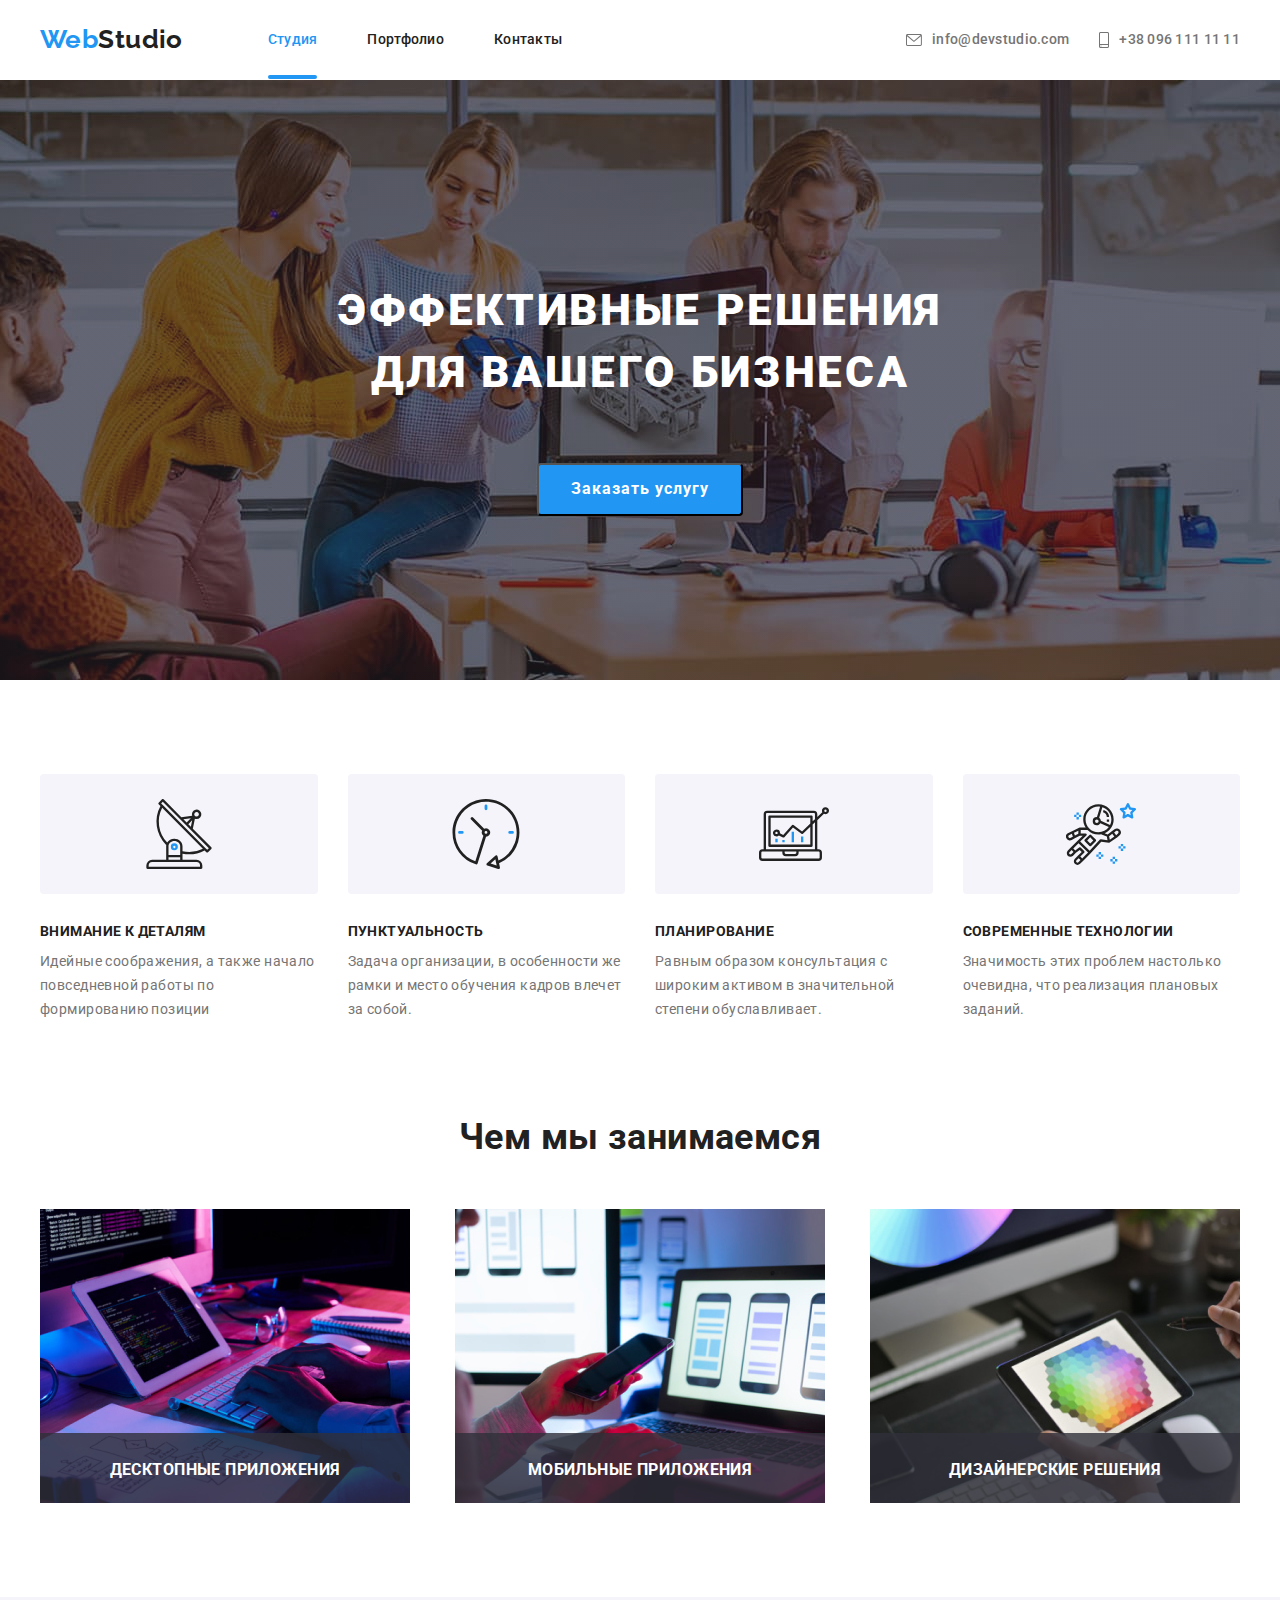
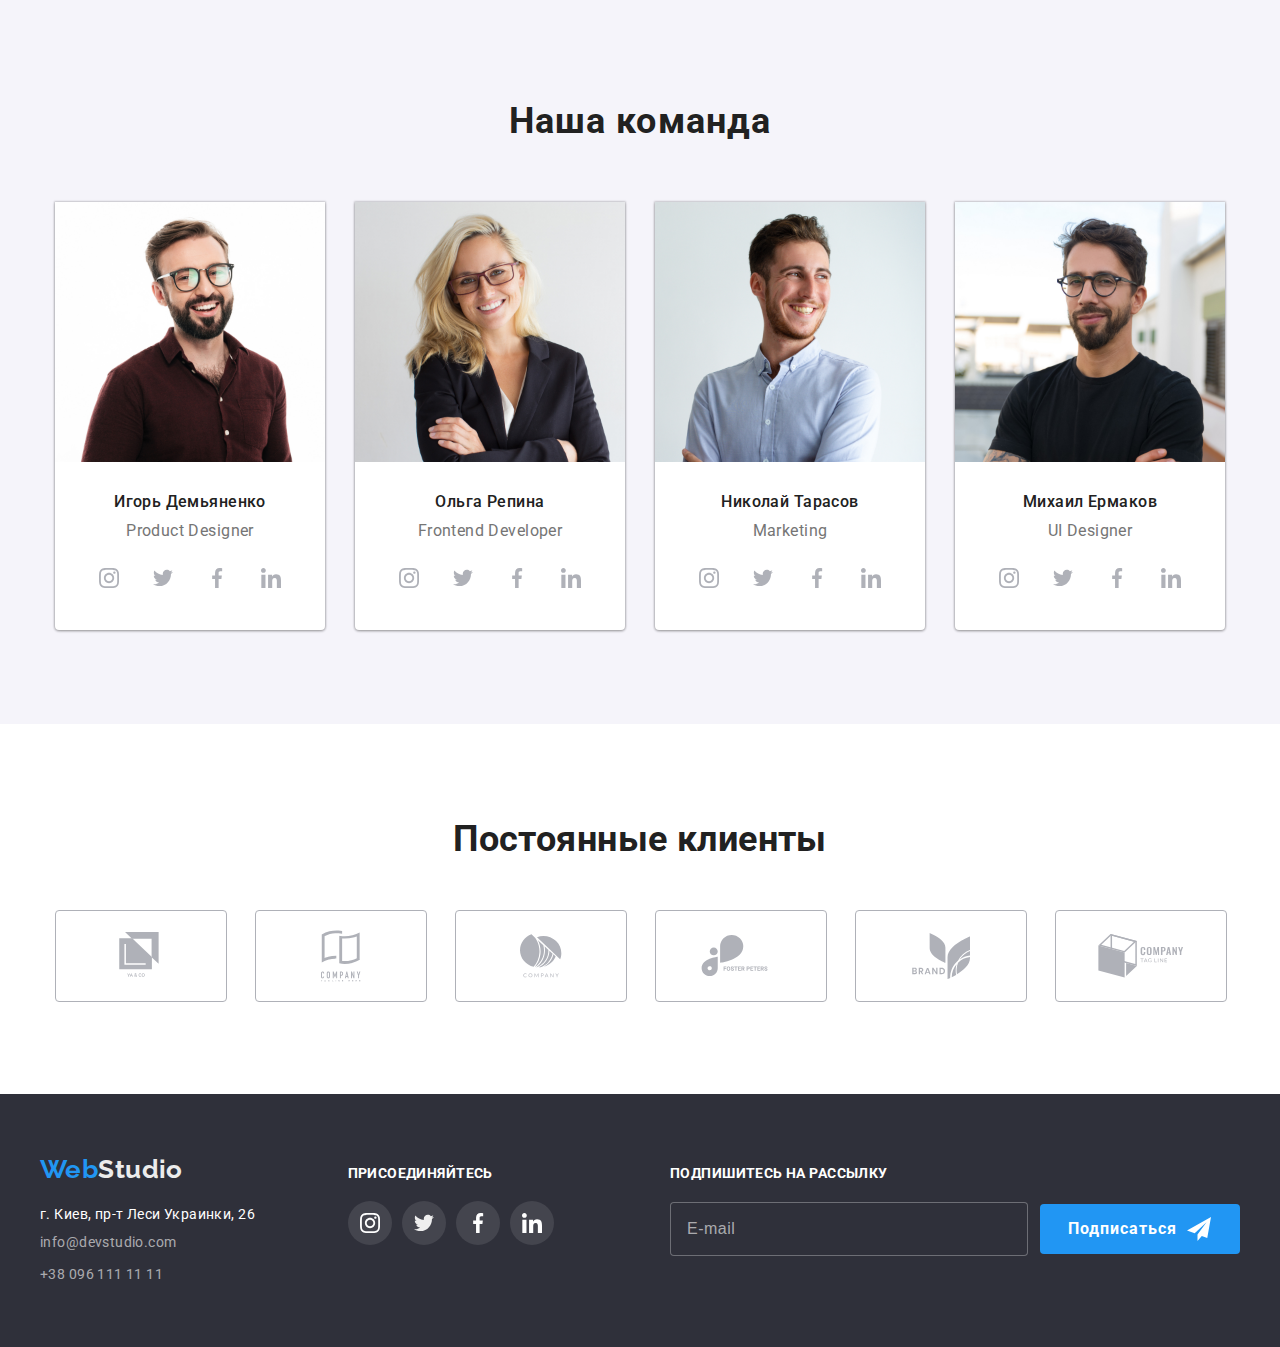
<file: index.html>
<!DOCTYPE html>
<html lang="ru">
  <head>
    <meta charset="UTF-8" />
    <meta name="viewport" content="width=device-width, initial-scale=1.0" />
    <title>WebStudio</title>
    <link rel="preconnect" href="https://fonts.gstatic.com" />
    <link
      href="https://fonts.googleapis.com/css2?family=Raleway:wght@700&family=Roboto:wght@400;500;700;900&display=swap"
      rel="stylesheet"
    />
    <link rel="stylesheet" href="./css/style.css" />
  </head>
  <body>
    <!--Верхняя строка Шапка сайта-->
    <header>
      <div class="container header">
        <nav class="flex">
          <a href="./index.html" class="page-header-logo"
            ><span class="logo">Web</span><span class="logotip">Studio</span></a
          >
          <ul class="site-nav list">
            <li class="page">
              <a href="./index.html" class="link current">Студия</a>
            </li>
            <li class="page">
              <a href="./portfolio.html" class="link">Портфолио</a>
            </li>
            <li class="page"><a href="#address" class="link">Контакты</a></li>
          </ul>
        </nav>

        <ul class="info list">
          <li class="info-item">
            <a class="adress-link" href="mailto:info@devstudio.com">
              <svg class="adress-link-icon" width="16px" height="12px">
                <use href="./images/sprite.svg#icon-envelope"></use>
              </svg>
              info@devstudio.com</a
            >
          </li>
          <li class="info-item">
            <a class="adress-link" href="tel:+380961111111"
              ><svg class="adress-link-icon" width="10px" height="16px">
                <use href="./images/sprite.svg#icon-smartphone"></use>
              </svg>
              +38 096 111 11 11</a
            >
          </li>
        </ul>
      </div>
    </header>

    <main>
      <!--Section 1 Hero-->
      <section class="hero">
        <div class="overlay">
          <div class="container-hero">
            <h1 class="hero-title">Эффективные решения для вашего бизнеса</h1>
            <button data-modal-open type="button" class="hero-button">
              Заказать услугу
            </button>
          </div>
        </div>
      </section>

      <!--Section 2 внимание к деталям-->
      <section class="attention">
        <div class="container">
          <h2 class="visually-hidden">Преимущества</h2>
          <!--заголовок скрыть при стилизации-->
          <ul class="features-list list">
            <li class="items">
              <h3 class="title">Внимание к деталям</h3>
              <p>
                Идейные соображения, а также начало повседневной работы по
                формированию позиции
              </p>
            </li>
            <li class="items">
              <h3 class="title">Пунктуальность</h3>
              <p>
                Задача организации, в особенности же рамки и место обучения
                кадров влечет за собой.
              </p>
            </li>
            <li class="items">
              <h3 class="title">Планирование</h3>
              <p>
                Равным образом консультация с широким активом в значительной
                степени обуславливает.
              </p>
            </li>
            <li class="items">
              <h3 class="title">Современные технологии</h3>
              <p>
                Значимость этих проблем настолько очевидна, что реализация
                плановых заданий.
              </p>
            </li>
          </ul>
        </div>
      </section>

      <!--Section 3 чем мы занимаемся-->
      <section class="engage">
        <div class="container">
          <h2 class="engage-title">Чем мы занимаемся</h2>
          <ul class="engage-picture">
            <li class="engage-item">
              <div class="engage-work">
                <img
                  class="image-block"
                  src="./images/blok-shema.jpg"
                  alt="блок-схема"
                  width="370"
                />
                <div class="engage-overlay">
                  <h3 class="title">Десктопные приложения</h3>
                </div>
              </div>
            </li>

            <li class="engage-item">
              <div class="engage-work">
                <img
                  class="image-block"
                  src="./images/smartfon.jpg"
                  alt="смартфон"
                  width="370"
                />
                <div class="engage-overlay">
                  <h3 class="title">Мобильные приложения</h3>
                </div>
              </div>
            </li>
            <li class="engage-item">
              <div class="engage-work">
                <img
                  class="image-block"
                  src="./images/palitra.jpg"
                  alt="палитра"
                  width="370"
                />
                <div class="engage-overlay">
                  <h3 class="title">Дизайнерские решения</h3>
                </div>
              </div>
            </li>
          </ul>
        </div>
      </section>

      <!--Section 4 наша команда-->
      <section class="team">
        <div class="container team">
          <h2 class="team-title">Наша команда</h2>
          <ul class="team-item">
            <li class="team-img">
              <img
                class="img-block"
                src="./images/product-designer.jpg"
                alt="дизайнер"
                width="270"
                height="260"
              />
              <h3 class="team-subtitle">Игорь Демьяненко</h3>
              <p class="team-text">Product Designer</p>

              <ul class="team-network">
                <li class="team-network-list">
                  <a href="" class="team-network-link">
                    <svg class="team-icon" width="20px" height="20px">
                      <use href="./images/sprite.svg#icon-instagram-one"></use>
                    </svg>
                  </a>
                </li>
                <li class="team-network-list">
                  <a href="" class="team-network-link">
                    <svg class="team-icon" width="20px" height="20px">
                      <use href="./images/sprite.svg#icon-twitter-one"></use>
                    </svg>
                  </a>
                </li>
                <li class="team-network-list">
                  <a href="" class="team-network-link">
                    <svg class="team-icon" width="20px" height="20px">
                      <use href="./images/sprite.svg#icon-facebook-one"></use>
                    </svg>
                  </a>
                </li>
                <li class="team-network-list">
                  <a href="" class="team-network-link">
                    <svg class="team-icon" width="20px" height="20px">
                      <use href="./images/sprite.svg#icon-linkedin-one"></use>
                    </svg>
                  </a>
                </li>
              </ul>
            </li>

            <li class="team-img">
              <img
                src="./images/fronted-developer.jpg"
                alt="программистка"
                width="270"
                height="260"
              />
              <h3 class="team-subtitle">Ольга Репина</h3>
              <p class="team-text">Frontend Developer</p>
              <ul class="team-network">
                <li class="team-network-list">
                  <a href="" class="team-network-link">
                    <svg class="team-icon" width="20px" height="20px">
                      <use href="./images/sprite.svg#icon-instagram-one"></use>
                    </svg>
                  </a>
                </li>
                <li class="team-network-list">
                  <a href="" class="team-network-link">
                    <svg class="team-icon" width="20px" height="20px">
                      <use href="./images/sprite.svg#icon-twitter-one"></use>
                    </svg>
                  </a>
                </li>
                <li class="team-network-list">
                  <a href="" class="team-network-link">
                    <svg class="team-icon" width="20px" height="20px">
                      <use href="./images/sprite.svg#icon-facebook-one"></use>
                    </svg>
                  </a>
                </li>
                <li class="team-network-list">
                  <a href="" class="team-network-link">
                    <svg class="team-icon" width="20px" height="20px">
                      <use href="./images/sprite.svg#icon-linkedin-one"></use>
                    </svg>
                  </a>
                </li>
              </ul>
            </li>

            <li class="team-img">
              <img
                src="./images/marketing.jpg"
                alt="маркетолог"
                width="270"
                height="260"
              />
              <h3 class="team-subtitle">Николай Тарасов</h3>
              <p class="team-text">Marketing</p>
              <ul class="team-network">
                <li class="team-network-list">
                  <a href="" class="team-network-link">
                    <svg class="team-icon" width="20px" height="20px">
                      <use href="./images/sprite.svg#icon-instagram-one"></use>
                    </svg>
                  </a>
                </li>
                <li class="team-network-list">
                  <a href="" class="team-network-link">
                    <svg class="team-icon" width="20px" height="20px">
                      <use href="./images/sprite.svg#icon-twitter-one"></use>
                    </svg>
                  </a>
                </li>
                <li class="team-network-list">
                  <a href="" class="team-network-link">
                    <svg class="team-icon" width="20px" height="20px">
                      <use href="./images/sprite.svg#icon-facebook-one"></use>
                    </svg>
                  </a>
                </li>
                <li class="team-network-list">
                  <a href="" class="team-network-link">
                    <svg class="team-icon" width="20px" height="20px">
                      <use href="./images/sprite.svg#icon-linkedin-one"></use>
                    </svg>
                  </a>
                </li>
              </ul>
            </li>

            <li class="team-img">
              <img
                src="./images/ui-designer.jpg"
                alt="ермаков"
                width="270"
                height="260"
              />
              <h3 class="team-subtitle">Михаил Ермаков</h3>
              <p class="team-text">UI Designer</p>
              <ul class="team-network">
                <li class="team-network-list">
                  <a href="" class="team-network-link">
                    <svg class="team-icon" width="20px" height="20px">
                      <use href="./images/sprite.svg#icon-instagram-one"></use>
                    </svg>
                  </a>
                </li>
                <li class="team-network-list">
                  <a href="" class="team-network-link">
                    <svg class="team-icon" width="20px" height="20px">
                      <use href="./images/sprite.svg#icon-twitter-one"></use>
                    </svg>
                  </a>
                </li>
                <li class="team-network-list">
                  <a href="" class="team-network-link">
                    <svg class="team-icon" width="20px" height="20px">
                      <use href="./images/sprite.svg#icon-facebook-one"></use>
                    </svg>
                  </a>
                </li>
                <li class="team-network-list">
                  <a href="" class="team-network-link">
                    <svg class="team-icon" width="20px" height="20px">
                      <use href="./images/sprite.svg#icon-linkedin-one"></use>
                    </svg>
                  </a>
                </li>
              </ul>
            </li>
          </ul>
        </div>
      </section>

      <!-- Постоянные клиенты -->

      <section class="clients">
        <div class="container">
          <h2 class="title">Постоянные клиенты</h2>
          <ul class="clients-list">
            <li class="clients-item">
              <a href="#" class="clients-links">
                <svg class="clients-icon" width="44" height="48">
                  <use href="./images/sprite.svg#icon-logo-one"></use>
                </svg>
              </a>
            </li>
            <li class="clients-item">
              <a href="#" class="clients-links">
                <svg class="clients-icon" width="40" height="52">
                  <use href="./images/sprite.svg#icon-logo-two"></use>
                </svg>
              </a>
            </li>
            <li class="clients-item">
              <a href="#" class="clients-links">
                <svg class="clients-icon" width="42" height="44">
                  <use href="./images/sprite.svg#icon-logo-three"></use>
                </svg>
              </a>
            </li>
            <li class="clients-item">
              <a href="#" class="clients-links">
                <svg class="clients-icon" width="80" height="42">
                  <use href="./images/sprite.svg#icon-logo-four"></use>
                </svg>
              </a>
            </li>
            <li class="clients-item">
              <a href="#" class="clients-links">
                <svg class="clients-icon" width="58" height="46">
                  <use href="./images/sprite.svg#icon-logo-five"></use>
                </svg>
              </a>
            </li>
            <li class="clients-item">
              <a href="#" class="clients-links">
                <svg class="clients-icon" width="88" height="44">
                  <use href="./images/sprite.svg#icon-logo-six"></use>
                </svg>
              </a>
            </li>
          </ul>
        </div>
      </section>
    </main>

    <!--Footer Подвал-->
    <footer class="footer">
      <div class="container footer">
        <div class="footer-address">
          <a class="logo" href="#">Web<span class="logo-text">Studio</span></a>
          <address class="address">г. Киев, пр-т Леси Украинки, 26</address>
          <address>
            <ul class="footer-item">
              <li>
                <a class="contact" href="mailto:info@devstudio.com"
                  >info@devstudio.com</a
                >
              </li>
              <li>
                <a class="contact" href="tel:+380961111111"
                  >+38 096 111 11 11</a
                >
              </li>
            </ul>
          </address>
        </div>

        <!-- Присоединяйтесь-->
        <div class="join">
          <p>Присоединяйтесь</p>
          <ul class="join-list">
            <li class="item">
              <a href="#" class="join-link">
                <svg class="join-icon">
                  <use href="./images/sprite.svg#icon-instagram-two"></use>
                </svg>
              </a>
            </li>
            <li class="item">
              <a href="#" class="join-link">
                <svg class="join-icon">
                  <use href="./images/sprite.svg#icon-twitter-two"></use>
                </svg>
              </a>
            </li>
            <li class="item">
              <a href="#" class="join-link">
                <svg class="join-icon">
                  <use href="./images/sprite.svg#icon-facebook-two"></use>
                </svg>
              </a>
            </li>
            <li class="item">
              <a href="#" class="join-link">
                <svg class="join-icon">
                  <use href="./images/sprite.svg#icon-linkedin-two"></use>
                </svg>
              </a>
            </li>
          </ul>
        </div>

        <!-- Подписаться -->
        <div class="subscribe-container">
          <p>Подпишитесь на рассылку</p>
          <form class="subscribe-form">
            <input
              type="email"
              name="mail"
              id="form-mail"
              placeholder="E-mail"
            />
            <button type="submit" class="hero-button subscribe-button">
              <span class="button-text">Подписаться</span>
              <svg class="icon-subscribe" width="24" height="24">
                <use href="./images/sprite.svg#icon-icon-send"></use>
              </svg>
            </button>
          </form>
        </div>
      </div>
    </footer>

    <!-- Оформление модального окна в hero -->

    <div class="backdrop is-hidden" data-modal>
      <div class="modal">
        <button data-modal-close class="modal-button">
          <svg class="icon-close" width="18" height="18">
            <use href="./images/sprite.svg#icon-close"></use>
          </svg>
        </button>

        <form class="form-modal">
          <p>Оставьте свои данные, мы вам перезвоним</p>

          <label class="form-label">
            <span class="content-label">Имя</span>
            <input type="text" name="user-name" class="form-input" />
            <svg class="icon-modal" width="18" height="18">
              <use href="./images/sprite.svg#icon-admin"></use>
            </svg>
          </label>

          <label class="form-label">
            <span class="content-label">Телефон</span>
            <input type="tel" name="tel" class="form-input" />
            <svg class="icon-modal" width="18" height="18">
              <use href="./images/sprite.svg#icon-tel"></use>
            </svg>
          </label>

          <label class="form-label">
            <span class="content-label">Почта</span>
            <input type="email" name="mail" class="form-input" />
            <svg class="icon-modal" width="18" height="18">
              <use href="./images/sprite.svg#icon-vector"></use>
            </svg>
          </label>

          <label class="form-label-comment">
            <span class="content-label">Комментарий</span>
            <textarea
              name="comment"
              placeholder="Введите текст"
              class="comment"
            ></textarea>
          </label>

<!-- Чекбокс-->

          <div class="check-field">
            <input
            class="checkbox"
              type="checkbox"
              name="user-agreement"
              value="agree"
              id="check"
              
            />
            <label for="check" class="label-checkbox">
              <span
                >Соглашаюсь с рассылкой и принимаю
                <a href="#" class="check-link">Условия договора</a>
              </span>
            </label>
          </div>

          <div class="button-send">
            <button class="hero-button" type="submit">Отправить</button>
          </div>
        </form>
      </div>
    </div>
    <script src="./js/modal.js"></script>
  </body>
</html>
</file>
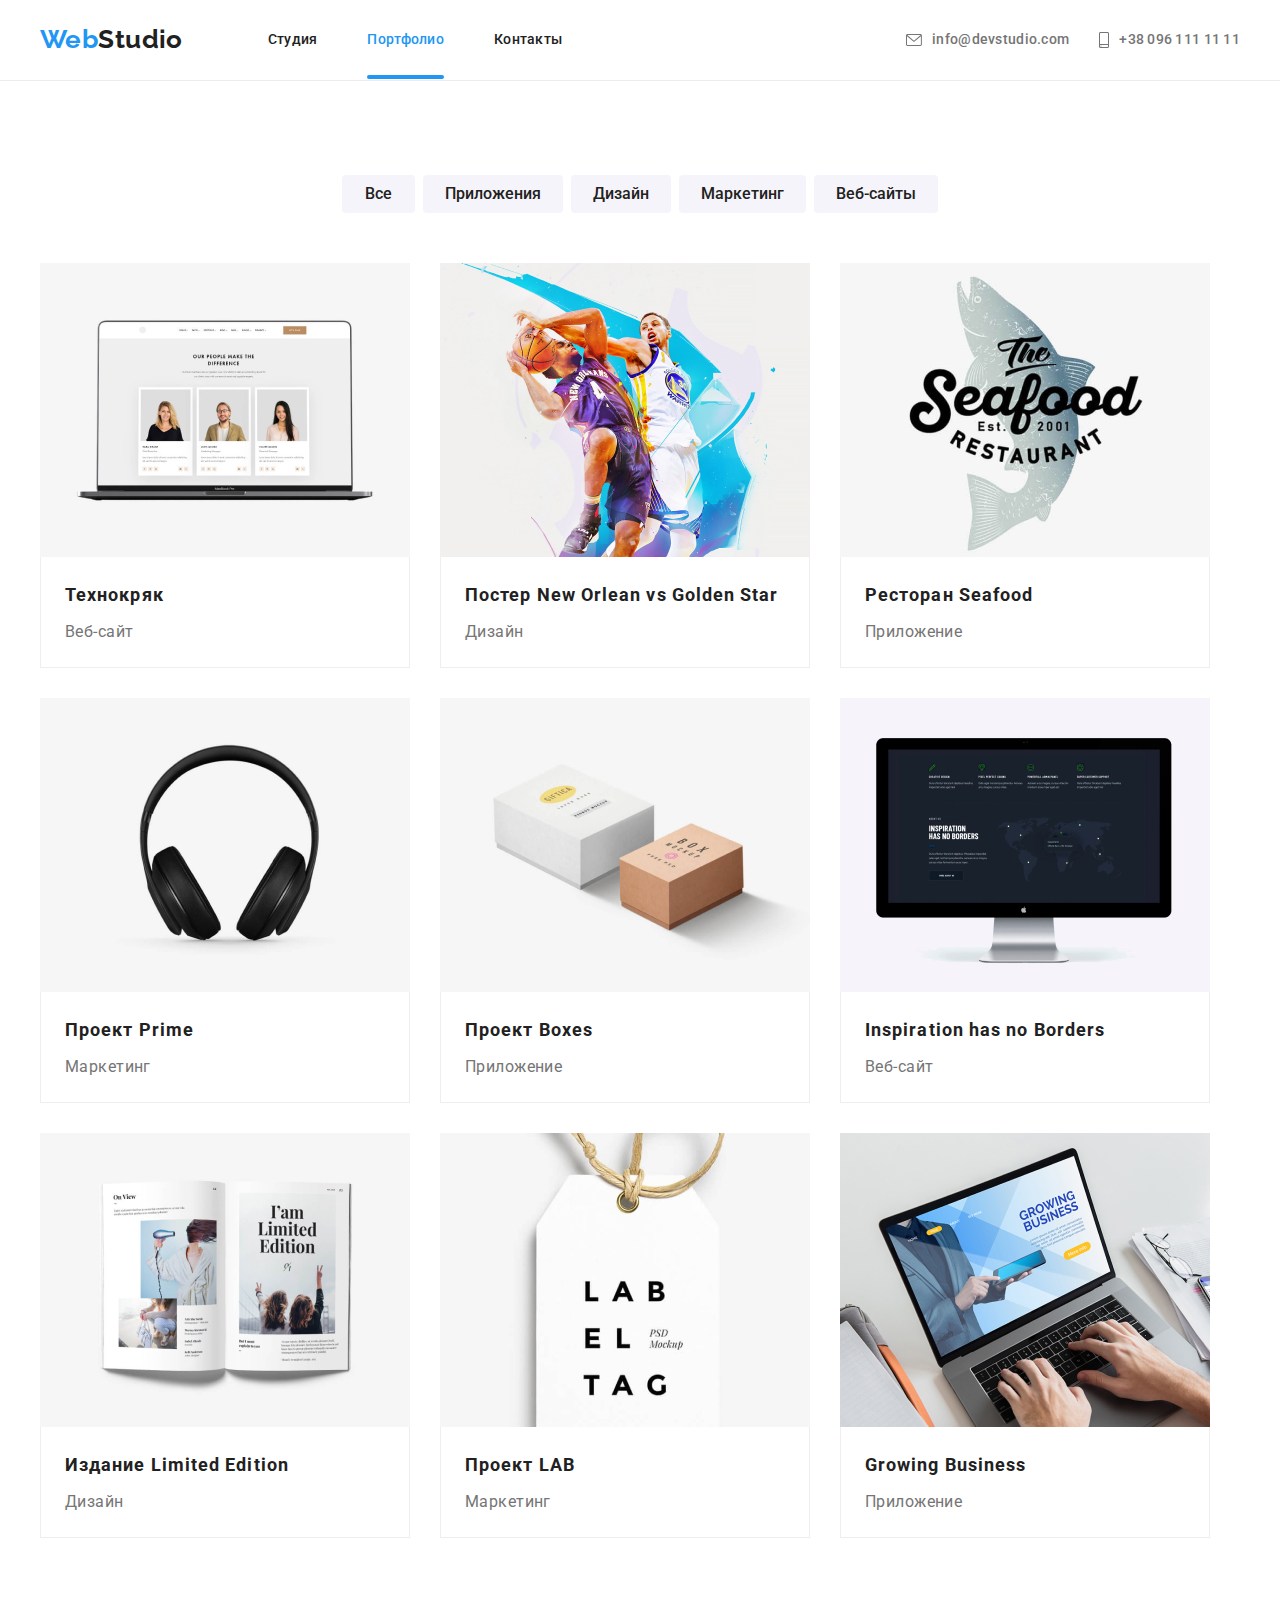
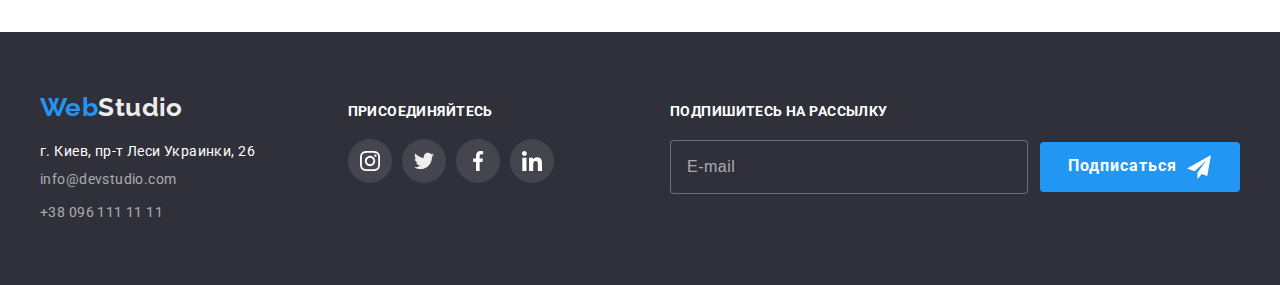
<file: portfolio.html>
<!DOCTYPE html>
<html lang="ru">
  <head>
    <meta charset="UTF-8" />
    <meta name="viewport" content="width=device-width, initial-scale=1.0" />
    <title>WebStudio</title>
    <link rel="preconnect" href="https://fonts.gstatic.com" />
    <link
      href="https://fonts.googleapis.com/css2?family=Raleway:wght@700&family=Roboto:wght@400;500;700;900&display=swap"
      rel="stylesheet"
    />
    <link rel="stylesheet" href="./css/style.css" />
  </head>

  <body>
    <!--Верхняя строка Шапка сайта-->
    <header class="border-header">
      <div class="container header">
        <nav class="flex">
          <a href="./index.html" class="page-header-logo"
            ><span class="logo">Web</span><span class="logotip">Studio</span></a
          >
          <ul class="site-nav list">
            <li class="page"><a href="./index.html" class="link">Студия</a></li>
            <li class="page">
              <a href="./portfolio.html" class="link current">Портфолио</a>
            </li>
            <li class="page"><a href="#address" class="link">Контакты</a></li>
          </ul>
        </nav>
        <ul class="info list">
          <li class="info-item">
            <a class="adress-link" href="mailto:info@devstudio.com"
              ><svg class="adress-link-icon" width="16px" height="12px">
                <use href="./images/sprite.svg#icon-envelope"></use>
              </svg>
              info@devstudio.com</a
            >
          </li>
          <li class="info-item">
            <a class="adress-link" href="tel:+380961111111"
              ><svg class="adress-link-icon" width="10px" height="16px">
                <use href="./images/sprite.svg#icon-smartphone"></use>
              </svg>
              +38 096 111 11 11</a
            >
          </li>
        </ul>
      </div>
    </header>

    <main>
      <!--Section  Кнопки + Все-->
      <section class="portfolio">
        <h1 hidden>Портфолио</h1>
        <div class="container projects">
          <h2 class="visually-hidden section-title">Наши проекты</h2>
          <ul class="filter">
            <li class="filter-items">
              <button class="button" type="button">Все</button>
            </li>
            <li class="filter-items">
              <button class="button" type="button">Приложения</button>
            </li>
            <li class="filter-items">
              <button class="button" type="button">Дизайн</button>
            </li>
            <li class="filter-items">
              <button class="button" type="button">Маркетинг</button>
            </li>
            <li class="filter-items">
              <button class="button" type="button">Веб-сайты</button>
            </li>
          </ul>

          <ul class="content">
            <li class="content-items">
              <a class="link" href="">
                <div class="content-overlay">
                  <img
                    src="./images/technokryak.jpg"
                    alt="Технокряк"
                    width="370"
                  />
                  <p class="description">
                    Технокряк это современная площадка распространения
                    коронавируса. Компании используют эту платформу для
                    цифрового шпионажа и атак на защищённые сервера конкурентов.
                  </p>
                </div>
                <div class="shadow">
                  <h3 class="title">Технокряк</h3>
                  <p>Веб-сайт</p>
                </div>
              </a>
            </li>
            <li class="content-items">
              <a class="link" href="#">
                <div class="content-overlay">
                  <img
                    src="./images/poster.jpg"
                    alt="Постер New Orlean vs Golden Star"
                    width="370"
                  />
                  <p class="description">
                    Технокряк это современная площадка распространения
                    коронавируса. Компании используют эту платформу для
                    цифрового шпионажа и атак на защищённые сервера конкурентов.
                  </p>
                </div>
                <div class="shadow">
                  <h3 class="title">Постер New Orlean vs Golden Star</h3>
                  <p>Дизайн</p>
                </div>
              </a>
            </li>
            <li class="content-items">
              <a class="link" href="#">
                <div class="content-overlay">
                  <img
                    src="./images/restoran.jpg"
                    alt="Ресторан Seafood"
                    width="370"
                  />
                  <p class="description">
                    Технокряк это современная площадка распространения
                    коронавируса. Компании используют эту платформу для
                    цифрового шпионажа и атак на защищённые сервера конкурентов.
                  </p>
                </div>
                <div class="shadow">
                  <h3 class="title">Ресторан Seafood</h3>
                  <p>Приложение</p>
                </div>
              </a>
            </li>
            <li class="content-items">
              <a class="link" href="#">
                <div class="content-overlay">
                  <img
                    src="./images/naushniki.jpg"
                    alt="Проект Prime"
                    width="370"
                  />
                  <p class="description">
                    Технокряк это современная площадка распространения
                    коронавируса. Компании используют эту платформу для
                    цифрового шпионажа и атак на защищённые сервера конкурентов.
                  </p>
                </div>
                <div class="shadow">
                  <h3 class="title">Проект Prime</h3>
                  <p>Маркетинг</p>
                </div>
              </a>
            </li>
            <li class="content-items">
              <a class="link" href="#">
                <div class="content-overlay">
                  <img
                    src="./images/boxes.jpg"
                    alt="Проект Boxes"
                    width="370"
                  />
                  <p class="description">
                    Технокряк это современная площадка распространения
                    коронавируса. Компании используют эту платформу для
                    цифрового шпионажа и атак на защищённые сервера конкурентов.
                  </p>
                </div>
                <div class="shadow">
                  <h3 class="title">Проект Boxes</h3>
                  <p>Приложение</p>
                </div>
              </a>
            </li>
            <li class="content-items">
              <a class="link" href="#"
                ><div class="content-overlay">
                  <img
                    src="./images/monitor.jpg"
                    alt="Inspiration has no Borders"
                    width="370"
                  />
                  <p class="description">
                    Технокряк это современная площадка распространения
                    коронавируса. Компании используют эту платформу для
                    цифрового шпионажа и атак на защищённые сервера конкурентов.
                  </p>
                </div>
                <div class="shadow">
                  <h3 class="title">Inspiration has no Borders</h3>
                  <p>Веб-сайт</p>
                </div>
              </a>
            </li>
            <li class="content-items">
              <a class="link" href="#"
                ><div class="content-overlay">
                  <img
                    src="./images/book.jpg"
                    alt="Издание Limited Edition"
                    width="370"
                  />
                  <p class="description">
                    Технокряк это современная площадка распространения
                    коронавируса. Компании используют эту платформу для
                    цифрового шпионажа и атак на защищённые сервера конкурентов.
                  </p>
                </div>
                <div class="shadow">
                  <h3 class="title">Издание Limited Edition</h3>
                  <p>Дизайн</p>
                </div>
              </a>
            </li>
            <li class="content-items">
              <a class="link" href="#"
                ><div class="content-overlay">
                  <img
                    src="./images/etiketka.jpg"
                    alt="Проект LAB"
                    width="370"
                  />
                  <p class="description">
                    Технокряк это современная площадка распространения
                    коронавируса. Компании используют эту платформу для
                    цифрового шпионажа и атак на защищённые сервера конкурентов.
                  </p>
                </div>
                <div class="shadow">
                  <h3 class="title">Проект LAB</h3>
                  <p>Маркетинг</p>
                </div>
              </a>
            </li>
            <li class="content-items">
              <a class="link" href="#"
                ><div class="content-overlay">
                  <img
                    src="./images/noutbook.jpg"
                    alt="Growing Business"
                    width="370"
                  />
                  <p class="description">
                    Технокряк это современная площадка распространения
                    коронавируса. Компании используют эту платформу для
                    цифрового шпионажа и атак на защищённые сервера конкурентов.
                  </p>
                </div>
                <div class="shadow">
                  <h3 class="title">Growing Business</h3>
                  <p>Приложение</p>
                </div>
              </a>
            </li>
          </ul>
        </div>
      </section>
    </main>

    <!--Footer Подвал-->
    <footer class="footer">
      <div class="container footer">
        <div class="footer-address">
          <a class="logo" href="#">Web<span class="logo-text">Studio</span></a>
          <address class="address">г. Киев, пр-т Леси Украинки, 26</address>
          <address>
            <ul class="footer-item">
              <li>
                <a class="contact" href="mailto:info@devstudio.com"
                  >info@devstudio.com</a
                >
              </li>
              <li>
                <a class="contact" href="tel:+380961111111"
                  >+38 096 111 11 11</a
                >
              </li>
            </ul>
          </address>
        </div>

        <!-- Присоединяйтесь-->
        <div class="join">
          <p>Присоединяйтесь</p>
          <ul class="join-list">
            <li class="item">
              <a href="#" class="join-link">
                <svg class="join-icon">
                  <use href="./images/sprite.svg#icon-instagram-two"></use>
                </svg>
              </a>
            </li>
            <li class="item">
              <a href="#" class="join-link">
                <svg class="join-icon">
                  <use href="./images/sprite.svg#icon-twitter-two"></use>
                </svg>
              </a>
            </li>
            <li class="item">
              <a href="#" class="join-link">
                <svg class="join-icon">
                  <use href="./images/sprite.svg#icon-facebook-two"></use>
                </svg>
              </a>
            </li>
            <li class="item">
              <a href="#" class="join-link">
                <svg class="join-icon">
                  <use href="./images/sprite.svg#icon-linkedin-two"></use>
                </svg>
              </a>
            </li>
          </ul>
        </div>

        <!-- Подписаться -->
        <div class="subscribe-container">
          <p>Подпишитесь на рассылку</p>
          <form class="subscribe-form">
            <input
              type="email"
              name="mail"
              id="form-mail"
              placeholder="E-mail"
            />
            <button type="submit" class="hero-button subscribe-button">
              <span class="button-text">Подписаться</span>
              <svg class="icon-subscribe" width="24" height="24">
                <use href="./images/sprite.svg#icon-icon-send"></use>
              </svg>
            </button>
          </form>
        </div>
      </div>
    </footer>
  </body>
</html>
</file>
<file: css/style.css>
/* фон #FFFFFF; */
/* вторичный фон  #e5e5e5; */
/* цвет заголовков #212121; */
/* цвет основного текста #757575; */
/* акцент #2196F3; */

:root {
  --primary-text-color: #212121;
  --secondary-text-color: #757575;
  --primary-background: #ffffff;
  --secondary-background: #f5f4fa;
  --header-footer-background: #2f303a;
  --accent-color: #2196f3;
  --border-header: #ececec;
  --border-footer: rgba(255, 255, 255, 0.1);
  --border-examples: #eeeeee;
  --footer-bgc: #2f303a;
  --secondary-f-lightgrey-color: rgba(255, 255, 255, 0.6);
  --secondary-flightgrey-color: rgba(255, 255, 255, 0.4);
  --timing-function: cubic-bezier(0.4, 0, 0.2, 1);
}

body {
  color: var(--primary-text-color);
  background: var(--primary-background);
  font-family: Roboto, sans-serif;
  font-size: 14px;
  letter-spacing: 0.03em;
  margin: 0;
}

header {
  display: block;
}

ul {
  list-style: none;
  margin-top: 0px;
  margin-bottom: 0px;
  padding-inline-start: 0px;
}

a {
  text-decoration: none;
}

.header {
  display: flex;
  align-items: center;

  /* outline: solid 2px #ff0000;*/
}

.border-header {
  border-bottom: 1px solid #ececec;
}

.container {
  margin-left: auto;
  margin-right: auto;
  padding-left: 15px;
  padding-right: 15px;
  width: 1200px;
  /*outline: 2px solid tomato;*/
}

.container.header {
  display: flex;
  align-items: center;
}

.flex {
  display: flex;
  align-items: center;
}

.site-nav {
  display: flex;
  align-items: center;
  font-weight: 500;
  font-style: 14px;
  line-height: 1.14;
  letter-spacing: 0.02em;
}

.header .info {
  display: flex;
  margin-left: auto;
}

.info-item {
  display: flex;
  margin-left: auto;
}

.info .info-item:not(:last-child) {
  margin-right: 30px;
}

.page-header-logo {
  display: block;
  margin: 0;
  padding-right: 85px;
  padding-top: 24px;
  padding-bottom: 25px;

  font-family: Raleway, sans-serif;
  font-weight: 700;
  font-size: 26px;
  line-height: 1.2;
  text-decoration: none;
}

.logo {
  color: #2196f3;
}

.logotip {
  color: var(--primary-text-color);
}

.container .info {
  display: flex;
  margin-left: auto;
  list-style: none;
}

.adress-link {
  display: flex;
  padding-top: 32px;
  padding-bottom: 32px;
  margin: 0;
  justify-content: flex-end;
  margin-left: auto;
  align-items: center;

  color: var(--secondary-text-color);
  fill: #757575;
  font-family: Roboto;
  font-weight: 500;
  font-size: 14px;
  line-height: 1.14;
  letter-spacing: 0.02em;
  text-decoration: none;
}

.adress-link-icon {
  margin-right: 10px;
}

.adress-link-icon:hover,
.adress-link-icon:focus {
  fill: #2196f3;
}

.adress-link:hover,
.adress-link:focus {
  color: var(--accent-color);
  fill: var(--accent-color);
}

.flex-info {
  display: flex;
}

.site-nav .link {
  color: var(--primary-text-color);
  font-family: Roboto;
  font-style: normal;
  font-weight: 500;
  font-size: 14px;
  line-height: 1.1;
  margin-right: 50px;
  padding-top: 32px;
  padding-bottom: 32px;
}

.site-nav .link.current {
  position: relative;

  color: var(--accent-color);
  text-decoration: none;
}

.link.current::after {
  position: absolute;
  bottom: 0px;
  content: '';

  display: block;
  width: 100%;
  height: 4px;

  border-radius: 2px;
  /*box-shadow: 0px 4px 4px rgba(0, 0, 0, 0.25);*/
  background-color: var(--accent-color);
}

.link:hover,
.link:focus {
  color: var(--accent-color);
}

.info.list {
  display: flex;
  padding: 0;
  margin-left: auto;
  list-style: none;
}

/* section 1  Hero*/

.hero {
  text-align: center;
  max-width: 1600px;
  height: 600px;
  margin-left: auto;
  margin-right: auto;
  background-color: var(--header-footer-background);
  background-image: linear-gradient(
      to right,
      rgba(47, 48, 58, 0.4),
      rgba(47, 48, 58, 0.4)
    ),
    url('../images/hero-img.jpg');
  background-repeat: no-repeat;
  background-position: center;
  background-size: cover;
}

.container.align-center {
  align-items: center;
  text-align: center;
}

.container-hero {
  margin-left: auto;
  margin-right: auto;
  padding-top: 200px;
  width: 696px;
}
.hero-title {
  margin-top: 0;
  padding-bottom: 30px;

  color: var(--primary-background);
  font-family: Roboto;
  font-weight: 900;
  font-size: 44px;
  line-height: 1.4;
  text-align: center;
  align-items: center;
  letter-spacing: 0.06em;
  text-transform: uppercase;
}

/* Оформление модального окна в hero */

.backdrop {
  position: fixed;
  top: 0;
  left: 0;
  width: 100%;
  height: 100%;
  background-color: rgba(0, 0, 0, 0.2);
  opacity: 1;

  transition: opacity 250ms cubic-bezier(0.4, 0, 0.2, 1);
}

.backdrop.is-hidden {
  opacity: 0;
  pointer-events: none;
}

/*.backdrop .modal {
  transform: translate(-50%, -50%) scale(0.9);
  opacity: 0.5;
}*/

.modal {
  position: absolute;
  top: 50%;
  left: 50%;
  padding: 40px;

  height: 500px;
  width: 448px;

  box-shadow: 0px 1px 3px rgba(0, 0, 0, 0.12), 0px 1px 1px rgba(0, 0, 0, 0.14),
    0px 2px 1px rgba(0, 0, 0, 0.2);
  border-radius: 4px;
  background-color: var(--primary-background);

  transform: translate(-50%, -50%) scale(1);
  opacity: 1;
  transition: transform 250ms cubic-bezier(0.4, 0, 0.2, 1),
    opacity 250ms cubic-bezier(0.4, 0, 0.2, 1);
}

.modal-button {
  position: absolute;
  top: 8px;
  right: 8px;

  display: inline-flex;
  justify-content: center;
  align-items: center;

  padding: 0;
  width: 30px;
  height: 30px;
  border: 1px solid rgba(0, 0, 0, 0.1);
  border-radius: 50%;
  background-color: var(--primary-background);

  fill: #212121;
  transition: fill 250ms cubic-bezier(0.4, 0, 0.2, 1);
}

.modal-button:hover,
.modal-button:focus {
  cursor: pointer;
  fill: var(--accent-color);
}

/* Оформление формы */

.form-modal > p {
  margin-top: 0;
  margin-bottom: 12px;
  text-align: center;
  color: #212121;
  font-size: 20px;
  font-weight: 700;
  line-height: 1.15;
}

.form-label {
  position: relative;
  display: flex;
  flex-direction: column;
  margin-bottom: 10px;
}

.content-label {
  padding-bottom: 4px;

  font-size: 12px;
  font-weight: 400;
  line-height: 1.16;
  letter-spacing: 0.01em;
  color: #757575;
  font-family: Roboto;
}

.icon-modal {
  position: absolute;
  top: 50%;
  left: 12px;

  fill: #212121;
  transition: fill 250ms cubic-bezier(0.4, 0, 0.2, 1);

  cursor: pointer;
}

.form-label:focus-within .icon-modal {
  fill: var(--accent-color);
}

.form-label .form-input,
.form-label-comment .comment {
  border: 1px solid rgba(33, 33, 33, 0.2);
  border-radius: 4px;
  transition: border-color 250ms cubic-bezier(0.4, 0, 0.2, 1);

  outline: transparent;
  cursor: pointer;
}

.form-label .form-input {
  padding: 11px;
  padding-right: 12px;
  padding-left: 42px;
  color: #212121;
}

.form-label-comment {
  display: flex;
  flex-direction: column;
  margin-bottom: 20px;
  font-family: Roboto;
  width: 100%;
}

.form-label-comment .comment {
  resize: none;
  /*width: 448px;*/

  height: 120px;
  padding: 12px 16px;
  font-size: 14px;
  font-family: Roboto;
  letter-spacing: 0.01em;

  color: rgba(117, 117, 117, 0.5);

  /*color: #212121;*/

  cursor: pointer;
}

.form-label:focus-within .form-input {
  border-color: var(--accent-color);
}

.form-label-comment:focus-within .comment {
  border-color: var(--accent-color);
}

.form-label-comment .comment::placeholder {
  color: rgba(117, 117, 117, 0.5);
  font-size: 12px;
  line-height: 1.16;
  letter-spacing: 0.01em;
}

/* Чекбокс */

.checkbox {
  position: absolute;
  width: 1px;
  height: 1px;
  margin: -1px;
  border: 0;
  padding: 0;
  clip: rect(0 0 0 0);
  overflow: hidden;
}

.check-field {
  position: relative;
  margin-bottom: 30px;
}

.label-checkbox {
  display: inline-block;
  padding-right: 11px;
  padding-left: 36px;

  font-weight: 400;
  font-size: 14px;
  line-height: 24px;
  font-style: Roboto san-serif;
  color: #757575;
  letter-spacing: 0.03em;
}

.label-checkbox::after {
  content: '';
  position: absolute;
  top: 50%;
  left: 12px;
  transform: translateY(-50%);
  display: inline-block;
  margin-right: 6px;
  width: 16px;
  height: 15px;

  border: 2px solid #212121;
  border-radius: 2px;

  background-color: #ffffff;
  transition: background-color 250ms cubic-bezier(0.4, 0, 0.2, 1),
    border-color 250ms cubic-bezier(0.4, 0, 0.2, 1);
}

.checkbox:checked + .label-checkbox::after {
  width: 16px;
  height: 15px;
  background-color: var(--accent-color);
  border-color: var(--accent-color);
  background-image: url(../images/icon-check.svg);
  background-size: contain;
  background-origin: border-box;
  background-position: 50% 50%;

  border-radius: 2px;
}

.checkbox:focus ~ .label-checkbox::after {
  border-color: var(--accent-color);
}

.check-link {
  text-decoration-line: underline;
  color: var(--accent-color);
}

/* Кнопка Отправить*/

.button-send {
  text-align: center;

  /*transform: translate(-50%, -50%);
  transform: translate(-50%, -50%);*/
}

.hero-button {
  padding-right: 56px;
  padding-left: 56px;
}

/* button */

.hero-button {
  padding: 10px 32px;
  display: inline-block;

  min-width: 200px;
  min-height: 50px;
  color: var(--primary-background);
  background-color: var(--accent-color);

  font-family: Roboto;
  color: #ffffff;
  font-weight: 700;
  font-size: 16px;
  line-height: 1.8;
  align-items: center;
  text-align: center;
  cursor: pointer;
  letter-spacing: 0.06em;

  border-radius: 4px;
  /*box-shadow: 0px 4px 4px rgba(0, 0, 0, 0.15);*/
  /* border: 0;*/
}

.hero .hero-button:hover,
.button:focus {
  background: #188ce8;
}

/* section 2  Внимание к деталям*/

.visually-hidden {
  display: none;
}

ul {
  list-style: none;
}

.attention .features-list {
  display: flex;
  /*justify-content: space-between;*/
}

.attention .container {
  padding-top: 94px;
  padding-bottom: 94px;
}

.features-list .items {
  width: calc((100% - 90px) / 4);
  margin-right: 30px;
}

.features-list .items::before {
  display: block;
  content: '';
  height: 120px;

  background-color: var(--secondary-background);
  background-repeat: no-repeat;
  background-position: center;
  border-radius: 4px;
}

.features-list .items:nth-child(1)::before {
  background-image: url(../images/icons/antenna\.svg);
}

.features-list .items:nth-child(2)::before {
  background-image: url(../images/icons/clock.svg);
}

.features-list .items:nth-child(3)::before {
  background-image: url(../images/icons/diagram.svg);
}

.features-list .items:nth-child(4)::before {
  background-image: url(../images/icons/astronaut.svg);
}

.features-list .items:nth-child(4) {
  margin-right: 0;
}

.features-list .title {
  color: var(--secondary-black-color);
  font-family: Roboto;
  font-weight: 700;
  font-size: 14px;
  line-height: 1.14;
  text-transform: uppercase;

  margin-top: 30px;
  margin-bottom: 10px;
}

.features-list p,
.team-list p {
  margin-top: 0;
  margin-bottom: 0;
  font-weight: 400;

  font-size: 14px;
  line-height: 1.71;
  color: #757575;
}

.attention .attention-text {
  color: var(--secondary-text-color);
  font-family: Roboto;
  font-weight: 400;
  font-size: 14px;
  line-height: 1.7;
  text-align: left;
}

/* Чем мы занимаемся */

.engage {
  padding-top: 0px;

  /* outline: 2px solid tomato;*/
}

.engage .container {
  margin-left: auto;
  margin-right: auto;
  /*padding-top: 94px;*/
  padding-bottom: 94px;
}

img {
  display: block;
  max-width: 100%;
  height: auto;
}

.engage-title {
  margin-top: 0;
  margin-bottom: 50px;

  color: var(--primary-text-color);
  text-align: center;
  font-family: Roboto;
  font-weight: 700;
  font-size: 36px;
  line-height: 1.2;
  text-align: center;
}

.engage-work {
  position: relative;
}

.engage-overlay {
  position: absolute;
  bottom: 0;
  width: 100%;
  height: 70px;

  color: #ffffff;
  background-color: rgba(47, 48, 58, 0.8);
}

.engage-overlay .title {
  margin: 0;
  padding: 27px 0;

  color: #ffffff;
  text-align: center;
  text-transform: uppercase;
}

.engage-picture {
  display: flex;
  flex-wrap: wrap;
  justify-content: space-between;

  margin-top: 50px;
}

.engage-picture .engage-item {
  width: calc ((100% - 60%)/3);
  margin-right: 30px;
}

.engage-picture .engage-item:nth-child(3n) {
  margin-right: 0;
}

/* section 4  team */

.team {
  background: var(--secondary-background);
  align-items: center;
}

.team .container {
  padding-top: 94px;
  padding-bottom: 94px;
}

.team .team-item {
  margin-top: 50px;
  display: flex;
  /*flex-wrap: wrap;*/
  justify-content: center;

  /*outline: 2px solid tomato;*/
}

.team-item > .team-img {
  padding-bottom: 30px;
  background: var(--primary-background);
  text-align: center;
  border-radius: 0px 0px 4px 4px;
  box-shadow: 0px 1px 3px rgba(0, 0, 0, 0.12),
    0px 0px 2px 1px rgba(0, 0, 0, 0.14), 0px 1px 3px 0px rgba(0, 0, 0, 0.2);
}

.team-item .team-img:not(:last-child) {
  margin-right: 30px;
}

.team p {
  margin: 0;

  color: var(--secondary-text-color);
  font-family: Roboto;
  font-weight: 400;
  font-size: 16px;
  line-height: 1.2x;
  text-align: center;
}

.team .team-title {
  margin-bottom: 0;
  margin-top: 0;

  color: var(--primary-text-color);
  font-family: Roboto;

  font-weight: 700;
  font-size: 36px;
  line-height: 1.7;
  text-align: center;

  font-style: normal;
  letter-spacing: 0.03em;
}

.team .team-subtitle {
  margin-top: 30px;
  margin-bottom: 0;
  font-weight: 500;
}

.team .team-text {
  margin-top: 10px;
  margin-bottom: 0;

  color: var(--secondary-text-color);
  font-family: Roboto;
  font-weight: 400;
  font-size: 16px;
  line-height: 1.2x;
  text-align: center;
}

.team-network {
  display: flex;
  margin-top: 16px;
  padding-left: 32px;
  padding-right: 32px;
  justify-content: space-between;
}

.team-network > .team-network-list {
  width: 44px;
  height: 44px;
}

.team-network > .team-network-list:not(:last-child) {
  margin-right: 10px;
}

.team-network-link {
  display: flex;
  justify-content: center;
  align-items: center;
  width: 100%;
  height: 100%;

  border-radius: 50%;
  color: #afb1b8;
}

.team-network-link:hover,
.team-network-link:focus {
  color: #ffffff;
  background-color: var(--accent-color);
}

.team-icon {
  width: 20px;
  height: 20px;
  fill: currentColor;
}

/* Постоянные клиенты */

.clients .container {
  padding-top: 94px;
  padding-bottom: 94px;
}

.clients .title {
  margin-top: 0;
  margin-bottom: 50px;
  color: var(--primary-text-color);
  font-family: Roboto;
  font-weight: 700;
  font-size: 36px;
  line-height: 1.167;
  text-align: center;
}

.clients-list {
  display: flex;
  justify-content: center;
  margin: 0;
}

.clients-list > .clients-item {
  width: 170px;
  height: 90px;
}

.clients-list > .clients-item:not(:last-child) {
  margin-right: 30px;
}

.clients-links {
  display: flex;
  justify-content: center;
  align-items: center;
  width: 100%;
  height: 100%;

  color: #afb1b8;
  border: 1px solid #afb1b8;
  border-radius: 4px;
}

.clients-links:hover,
.clients .clients-links:focus {
  border: 1px solid var(--accent-color);
  color: var(--accent-color);
  filter: drop-shadow(0px 4px 4px rgba(0, 0, 0, 0.25));
}

.clients-icon {
  fill: currentColor;
}

.clients-icon:hover,
.clients-icon:focus {
  color: var(--accent-color);
}

/* footer */

footer {
  padding-top: 60px;
  padding-bottom: 60px;
  display: flex;

  background-color: var(--header-footer-background);
}

.container.footer {
  display: flex;
  align-items: baseline;
  justify-content: space-between;
  align-content: center;
}

.footer-address > .logo {
  margin-bottom: 20px;
}

.footer-address > .address {
  margin-bottom: 9px;
  color: #ffffff;
  text-decoration: none;
  font-weight: 400;
  font-style: normal;
}

.footer-item > .contact:not(:last-child) {
  margin-bottom: 9px;
}

.footer .contact {
  width: 100%;
  display: flex;
  margin-top: 9px;

  color: rgba(255, 255, 255, 0.6);
  font-family: Roboto;
  font-weight: 400;
  font-size: 14px;
  line-height: 1.7;
  font-style: normal;
  text-decoration: none;
}

.logo-text {
  color: var(--border-header);
}

.footer .logo {
  display: inline-block;
  font-family: Raleway;
  font-weight: 700;
  font-size: 26px;
  line-height: 1.2;
  color: var(--accent-color);
  text-decoration: none;
  justify-content: start;
}

/* Присоединяйтесь */

.join {
  margin-left: 70px;
  width: 206px;
  height: 80px;
}

.join p {
  margin-top: 0;
  margin-bottom: 20px;
  font-weight: 700;
  text-transform: uppercase;
  color: var(--primary-background);
}

.join-list {
  display: flex;
  justify-content: space-between;
}

.join-list .item {
  width: 44px;
  height: 44px;
}

.join-list .item:not(:last-child) {
  margin-right: 10px;
}

.join-link {
  display: flex;
  justify-content: center;
  align-items: center;
  width: 100%;
  height: 100%;

  border-radius: 50%;
  color: var(--border-examples);
  background-color: var(--border-footer);
}

.join-link:hover,
.join-link:focus {
  border-radius: 50%;
  background-color: var(--accent-color);
  fill: #ffffff;
}

.join-icon {
  width: 20px;
  height: 20px;
  fill: currentColor;
}

/* Подписаться */

.subscribe-container {
  margin-left: 94px;
  width: 570px;
  height: 86px;
  justify-content: space-between;
}

.subscribe-form {
  display: flex;
  align-items: center;
}

.subscribe-container > p {
  margin-top: 0;
  margin-bottom: 20px;
  font-weight: 700;
  line-height: 1.14;
  text-transform: uppercase;
  color: #ffffff;
}

.subscribe-form input {
  padding-left: 16px;
  width: 358px;
  height: 50px;
  color: #ffffff;
  font-size: 16px;
  font-weight: 400;
  background-color: var(--header-footer-background);
  border: 1px solid rgba(255, 255, 255, 0.3);
  border-radius: 4px;
}

.subscribe-form input::placeholder {
  color: rgba(255, 255, 255, 0.6);
  font-style: 16px;
  line-height: 1.25;
  letter-spacing: 00.03em;
}

.subscribe-button {
  display: flex;
  align-items: center;

  padding-top: 10px;
  padding-bottom: 10px;
  padding-left: 28px;
  padding-right: 28px;
  margin-left: 12px;
  margin-right: 0;

  background-color: var(--accent-color);

  font-family: Roboto;
  color: #ffffff;
  font-weight: 700;
  font-size: 16px;
  line-height: 1.8;
  align-items: center;
  text-align: center;
  cursor: pointer;
  letter-spacing: 0.06em;
  border: none;

  cursor: pointer;
  border-radius: 4px;
}

.icon-subscribe {
  margin-left: 10px;
  align-items: center;
}

/* portfolio */

.container.projects {
  margin-bottom: 0;
  padding-top: 94px;
  padding-bottom: 94px;
}

.filter {
  display: flex;
  justify-content: center;
  margin-bottom: 50px;
}

.filter .filter-items + .filter-items {
  margin-left: 8px;
}
.filter-items .button {
  color: var(--primary-text-color);
  display: inline-block;
  padding: 6px 22px;
  border-radius: 4px;
  border: none;
  outline: transparent;

  background: #f5f4fa;
  min-width: 73px;
  min-height: 38px;

  font-family: Roboto;
  font-weight: 500;
  font-size: 16px;
  line-height: 1.6;
  text-align: center;
  cursor: pointer;
}

.button:hover,
.button:focus {
  color: var(--primary-background);
  background: var(--accent-color);

  box-shadow: 0px 3px 1px rgba(0, 0, 0, 0.1), 0px 1px 2px rgba(0, 0, 0, 0.08),
    0px 2px 2px rgba(0, 0, 0, 0.12);
}

.content {
  display: flex;
  flex-wrap: wrap;
  margin: -15px;
}

.content > .content-items {
  width: 370px;
  margin: 15px;
}

.content-items a {
  display: block;
  text-decoration: none;
}

.content-items a:hover,
.content-items a:focus {
  box-shadow: 0px 1px 1px rgba(0, 0, 0, 0.12), 0px 4px 4px rgba(0, 0, 0, 0.06),
    1px 4px 6px rgba(0, 0, 0, 0.16);
  outline: transparent;
}

img {
  display: block;
  min-width: 100%;
  height: auto;
}

.shadow {
  margin: 0;
  padding: 20px 24px;

  background-color: #fff;
  border-right: 1px solid #eeeeee;
  border-bottom: 1px solid #eeeeee;
  border-left: 1px solid #eeeeee;
}

.shadow .title {
  margin-top: 0;
  margin-bottom: 4px;

  font-weight: 700;
  font-size: 18px;
  line-height: 2;
  letter-spacing: 0.06em;

  color: #212121;
}

.shadow p {
  margin-top: 0;
  margin-bottom: 0;

  color: #757575;

  font-size: 16px;
  line-height: 1.87;
  font-weight: 400;
}

.content-overlay {
  position: relative;
  display: flex;
  align-items: center;
  overflow: hidden;
}
.content-overlay::before {
  content: '';
  position: absolute;
  width: 100%;
  height: 100%;

  background: rgba(33, 150, 243, 0.9);
  opacity: 0;

  transition-property: opacity, transform;
  transition-duration: 250ms;
  transition-timing-function: cubic-bezier(0.4, 0, 0.2, 1);
  transform: translateY(100%);
  transition: transform 250ms cubic-bezier(0.4, 0, 0.2, 1);
}
.content .link:hover .content-overlay::before,
.content .link:focus .content-overlay::before {
  opacity: 1;
  transform: translateY(0);
}

.content-overlay > .description {
  position: absolute;
  margin-top: 0;
  margin-bottom: 0;
  padding-right: 24px;
  padding-left: 24px;

  font-size: 18px;
  line-height: 1.555;
  color: #ffffff;
  opacity: 0;

  transition-property: opacity, transform;
  transition-duration: 250ms;
  transition-timing-function: cubic-bezier(0.4, 0, 0.2, 1);
  transform: translateY(100%);
}

.content .link:hover .description,
.content .link:focus .description {
  opacity: 1;
  transform: translateY(0);
}
</file>
